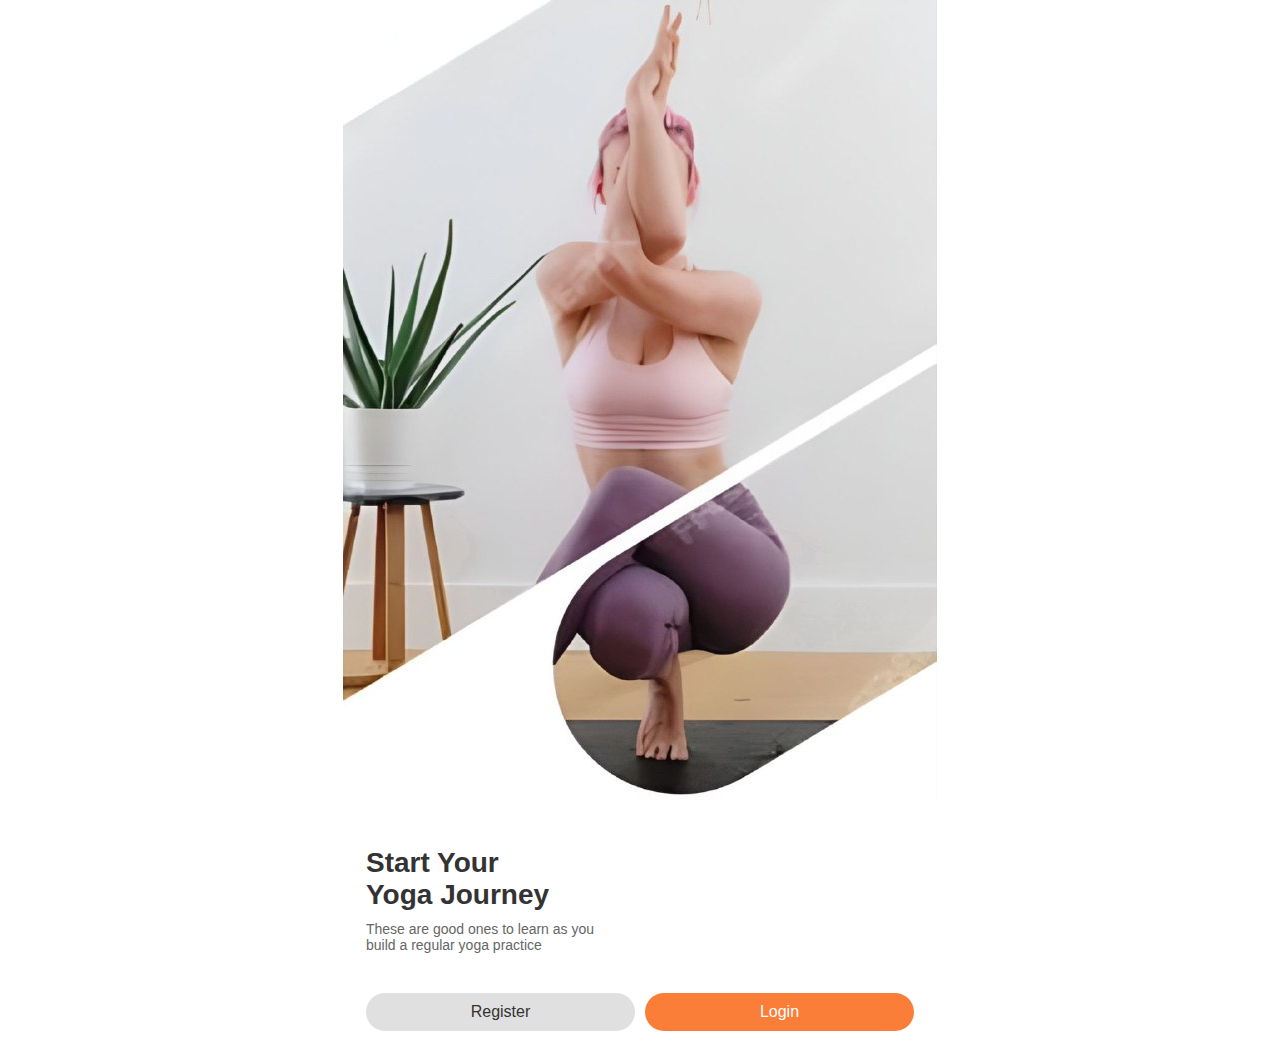
<file: index.html>
<!DOCTYPE html>
<html lang="en">
<head>
  <meta charset="UTF-8">
  <meta name="viewport" content="width=device-width, initial-scale=1.0">
  <title>Yoga App - Start Screen</title>
  <link rel="stylesheet" href="style.css">
</head>
<body>
  <div class="container">
    <div class="image-section">
      <img src="images/yoga-main.jpg" alt="Yoga Pose">
    </div>

    <div class="text-section">
      <h1>Start Your<br><span>Yoga Journey</span></h1>
      <p>These are good ones to learn as you<br> build a regular yoga practice</p>
      <div class="buttons">
        <a href="./yoga.html" class="register">Register</a>
        <a href="./yoga.html" class="login">Login</a>
      </div>
    </div>
  </div>
</body>
</html>
</file>
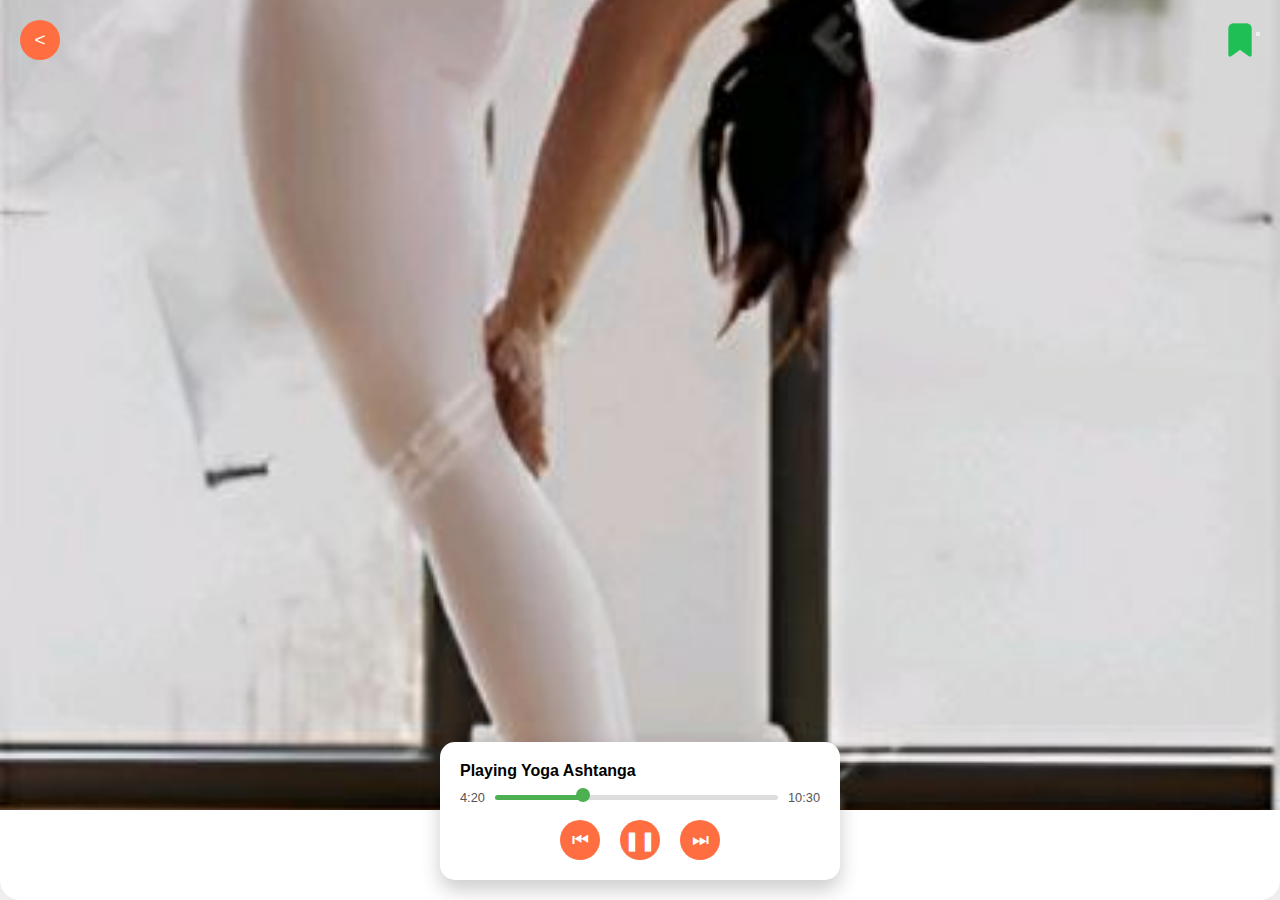
<file: last.html>
<!DOCTYPE html>
<html lang="en">
<head>
  <meta charset="UTF-8" />
  <meta name="viewport" content="width=device-width, initial-scale=1.0"/>
  <title>Yoga Ashtanga Player</title>
  <link rel="stylesheet" href="last.css">
</head>
<body>
  <div class="wrapper">
   <div class="container">
      <div class="header">
        <div class="icon">
          <a href="./yoga.html"><button class="back-btn"><!-- &#8592; --> < </button></a>
          <a href="./index.html"><button class="save-btn"><img src="icons/bookmark.png"></button></a>
        </div>
      </div>

      <div class="main-image">
        <img src="images/yoga-music (2).jpg" alt="Yoga Pose">
      </div>

      <div class="player">
        <p class="title">Playing Yoga Ashtanga</p>

        <div class="progress-bar">
          <span class="time">4:20</span>
          <input type="range" min="0" max="100" value="30" class="slider">
          <span class="time">10:30</span>
        </div>

        <div class="controls">
          <button class="control-btn">&#9198;</button>
          <button class="play-btn">&#10074;&#10074;</button>
          <button class="control-btn">&#9197;</button>
        </div>
      </div>
    </div>
  </div>
</body>
</html>
</file>
<file: style.css>
* {
  margin: 0;
  padding: 0;
  box-sizing: border-box;
}

body {
  font-family: 'Segoe UI', Tahoma, Geneva, Verdana, sans-serif;
  background-color: #fff;
  color: #333;
/*   min-height: 100vh; */
  display: flex;
  align-items: center;
  justify-content: center;
}

.container {
  /*max-width: 400px;
  width: 100%;
  border-radius: 12px;
  padding: 0;
  box-shadow: 0 8px 20px rgba(0, 0, 0, 0.1);
  overflow: hidden;
  border: #fff;
  background-color: #fff;*/
}

.image-section {
  position: relative;
  width: 100%;
  height: auto;
  margin-bottom: 20px;
  overflow: hidden;
  /*clip-path: path("M30, 0 A100 V50 Q90, 100 50, 100 Q10, 100 0, 50 Z");*/
}

.image-section img {
  width: 100%;
  height: 100%;
  object-fit: cover;
}

.text-section {
  padding: 23px;

}

.text-section h1 {
  font-size: 28px;
  font-weight: bold;
  margin-bottom: 10px;
  /*margin-right: 5px;*/
}

.text-section h1 span {
  /*color: #fa7d38;*/
}

.text-section p {
  font-size: 14px;
  color: #666;
  margin-bottom: 20px;
}

.buttons {
  display: flex;
  justify-content: space-between;
  gap: 10px;
  margin-top: 40px;
}

a {
  flex: 1;
  padding: 10px 0;
  font-size: 16px;
  border: none;
  border-radius: 25px;
  cursor: pointer;
  transition: background-color 0.3s ease;
  text-align: center;
  text-decoration: none;
}

.register {
  background-color: #e0e0e0;
  color: #333;
}

.login {
  background-color: #fa7d38;
  color: white;
}

.login:hover {
  background-color: #e76924;
}

.register:hover {
  background-color: #ccc;
}

@media (max-width: 500px) {
.image-section img {
  width: 100vw;
  height: 50vh;
  object-fit: cover;
  object-position: bottom;
}
}
</file>
<file: last.css>
* {
  margin: 0;
  padding: 0;
  box-sizing: border-box;
}

body {
  font-family: 'Arial', sans-serif;
  background-color: #f4f4f4;
}

.wrapper {
    max-width: 100vw;
    height: auto;
    background: #fff;
    border-radius: 20px;
    box-shadow: 0 6px 32px #0001;
    margin: auto;
    display: flex;
    flex-direction: column;
  }

.container {
  position: relative;
  width: 100%;
  min-height: 100vh;
  overflow: hidden;
}

.header {
  position: absolute;
  top: 20px;
  padding: 0 20px;
  z-index: 2;
  width: 100%;
  display: flex;
  justify-content: space-between;
}

.back-btn {
  background-color: #ff6e40;
  border: none;
  color: white;
  font-size: 1.2rem;
  border-radius: 50%;
  width: 40px;
  height: 40px;
  cursor: pointer;
}

.save-btn img {
   width: 40px;
  height: 40px;
  cursor: pointer;
  display: flex;
  justify-content: space-between;
  position: absolute;
  top: 0px;
  right: 0px;
}

.icon {
  display: flex;
  justify-content: space-between;
  position: relative;
  width: 100%;
}

.main-image img {
  width: 100vw;
  height: 90vh;
  object-fit: cover;
}

.player {
  position: absolute;
  bottom: 20px;
  left: 50%;
  transform: translateX(-50%);
  background: white;
  padding: 20px;
  border-radius: 15px;
  width: 90%;
  max-width: 400px;
  box-shadow: 0 10px 20px rgba(0,0,0,0.2);
}

.Playing {
  display: flex;
  justify-content: space-between;
}

.fa-file {
  color: orange;
  font-size: 1.5em;
}

.title {
  font-size: 1rem;
  margin-bottom: 10px;
  font-weight: bold;
}

.progress-bar {
  display: flex;
  align-items: center;
  justify-content: space-between;
  gap: 10px;
  margin-bottom: 15px;
}

.progress-bar .time {
  font-size: 0.8rem;
  color: #555;
  white-space: nowrap;
}

.slider {
  flex: 1;
  appearance: none;
  height: 5px;
  background: linear-gradient(to right, #4caf50 30%, #ddd 30%);
  border-radius: 5px;
  outline: none;
  cursor: pointer;
}

.slider::-webkit-slider-thumb {
  appearance: none;
  width: 14px;
  height: 14px;
  background: #4caf50;
  border-radius: 50%;
  cursor: pointer;
  margin-top: -4.5px;
}

.controls {
  display: flex;
  justify-content: center;
  gap: 20px;
}

.control-btn,
.play-btn {
  background-color: #ff6e40;
  border: none;
  color: white;
  font-size: 1.2rem;
  width: 40px;
  height: 40px;
  border-radius: 50%;
  cursor: pointer;
  transition: background-color 0.3s ease;
}

.control-btn:hover,
.play-btn:hover {
  background-color: #e55c2e;
}

@media (max-width: 500px) {
  .title {
    font-size: 0.9rem;
  }

  .player {
    padding: 15px;
    bottom: 30px;
  }

  .main-image img {
    width: 100vw;
    height: 100vh;
    object-fit: cover;
    object-position: center;
  }

  .control-btn,
  .play-btn {
    width: 35px;
    height: 35px;
    font-size: 1rem;
  }

  .progress-bar .time {
    font-size: 0.7rem;
  }
}
</file>
